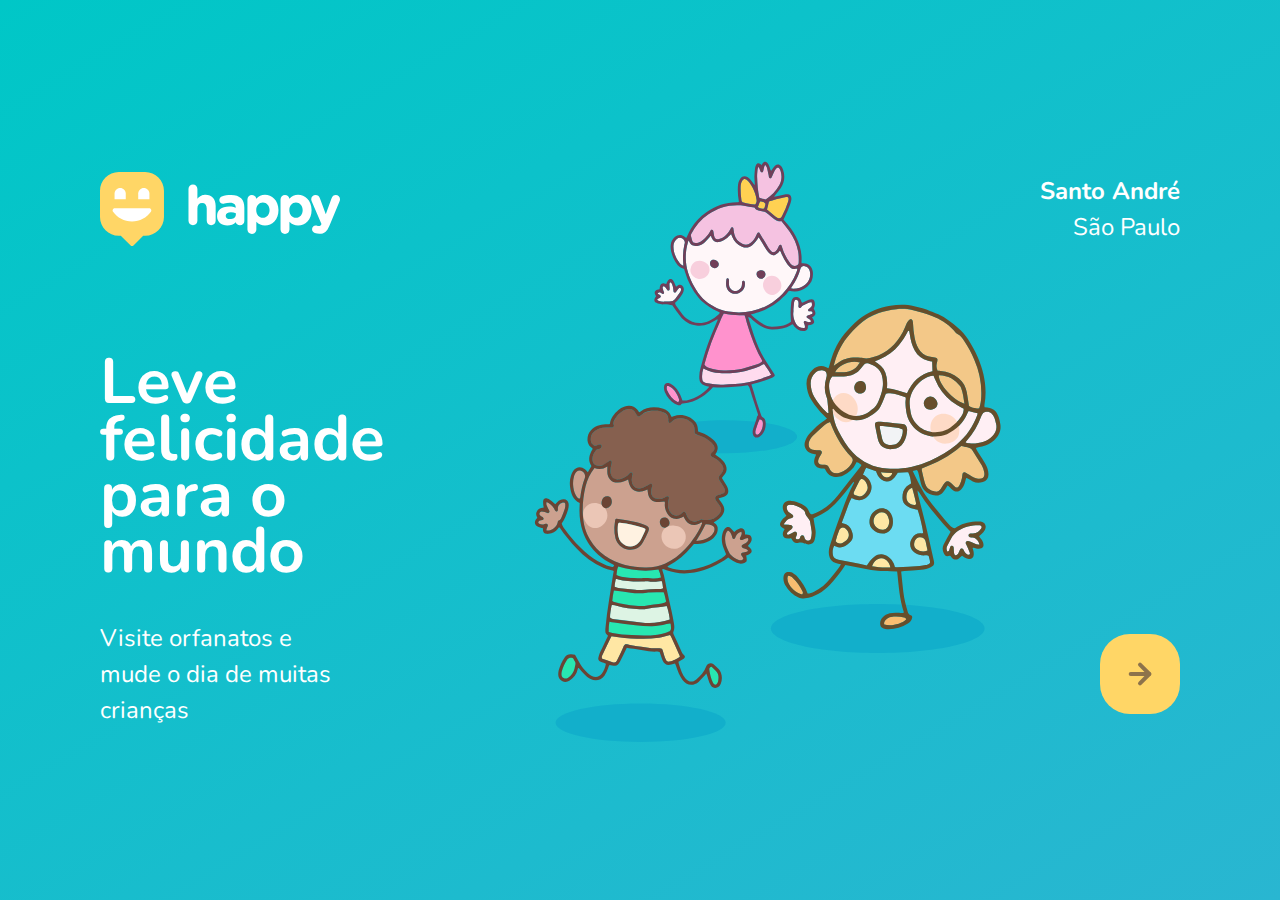
<file: index.html>
<!DOCTYPE html>
<html lang="pt_BR">

<head>
    <meta charset="UTF-8">
    <meta name="viewport" content="width=device-width, initial-scale=1.0">
    <title>Happy</title>
    <link rel="icon" href="./public/images/logo-icon.png">
    <link rel="stylesheet" href="./public/css/main.css">
    <link rel="stylesheet" href="./public/css/page-landing.css">
    <link rel="stylesheet" href="./public/css/animations.css">
    <link href="https://fonts.googleapis.com/css2?family=Nunito:wght@400;600;800&display=swap" rel="stylesheet">
</head>

<body>
    <div id="page-landing">
        <div id="container">
            <header>
                <img 
                    class="animate-up"
                    id="logo" 
                    src="./public/images/logo.svg" 
                    alt="Logomarca de Happy"
                >

                <div class="location animate-up">
                    <strong>Santo André</strong>
                    <p>São Paulo</p>
                </div>
            </header>
            <main>
                <h1 class="animate-up">Leve felicidade para o mundo</h1>

                <section class="visit">
                    <p class="animate-up">Visite orfanatos e mude o dia de muitas crianças</p>

                    <a href="orphanages.html" title="Visite orfanatos" class="animate-up">
                        <img src="./public/images/arrow.svg" alt="Ir para o mapa">
                    </a>
                </section>
            </main>
        </div>
    </div>
</body>

</html>
</file>
<file: public/css/main.css>
*{
    margin: 0;
    padding: 0;
    box-sizing: border-box;
}

body{
    height: 100vh;
    color: white;
    background: #CDF2F5;
}

:root {
    font-size: 62.5%;
}

body, input, button, textarea {
    font: 400 1.8rem/1  'Nunito', sans-serif;
}
</file>
<file: public/css/page-landing.css>
#page-landing {
    background: linear-gradient(329.54deg, #29b6d1 0%, #00c7c7 100%);
    text-align: center;
    min-height: 100vh;
   
    display: flex;
}

#container {
    margin: auto;

    width:min(90%, 112rem);
}

.location, h1, .visit p {
    height: 16vh;
}

.visit a {
    width: 8rem;
    height: 8rem;
    background: #ffd666;

    border: none;
    border-radius: 3rem;

    display: flex;
    align-items: center;
    justify-content: center;
    margin: auto;

    transition: background 200ms;
}

.visit a:hover {
    background: #96feff;
}

#logo {
    animation-delay: 50ms;
}

.location {
    animation-delay: 100ms;
}

main h1 {
    animation-delay: 150ms;
}

.visit p {
    animation-delay: 200ms;
}

.visit a {
    animation-delay: 250ms;
}

/* desktop version */

@media(min-width: 760px) {
    #container {
        padding: 5rem 2rem ;
        background: url("../images/bg.svg") no-repeat 70% / 
        clamp(30rem, 42vw,48rem);
    }

    header {
        display: flex;
        align-items: center;
        justify-content: space-between;
    }

    .location, h1, .visit p {
        height: initial;
        text-align: initial;
    }

    .location {
        text-align: right;
        font-size: 2.4rem;
        line-height: 1.5;
    }

    main h1 {
        font-weight: bold;
        font-size: clamp(4rem, 8vw, 6.4rem);
        line-height: 0.88;

        margin: clamp(10%, 9vh, 12%) 0 4rem;

        width: min(300px, 80%);
    }

    .visit {
        display: flex;
        align-items: center;
        justify-content: space-between;
    }
    
    .visit p {
        line-height: 1.5;
        width: clamp(20rem, 20vw, 30rem);
        font-size: 2.4rem;
    }

    .visit a {
        margin: initial;
    }
}
</file>
<file: public/css/animations.css>
@keyframes up {
    from {
        opacity: 0;
        transform: translateY(16px);
    }

    to {
        opacity: 1;
        transform: translateY(0);
    }
}

@keyframes right {
    from {
        transform: translateX(-100%);
    }
    to {
        transform: translateX(0);
    }
}

@keyframes appear {
    from {
        opacity: 0;
    }
    to {
        opacity: 1;
    }
}

.animate-up {
    animation-name: up;
    animation-duration: 300ms;
    animation-fill-mode: backwards;
}

.animate-right {
    animation-name: right;
    animation-duration: 300ms;
}

.animate-appear {
    animation-name: appear;
    animation-duration: 300ms;
    animation-fill-mode: backwards;
}
</file>
